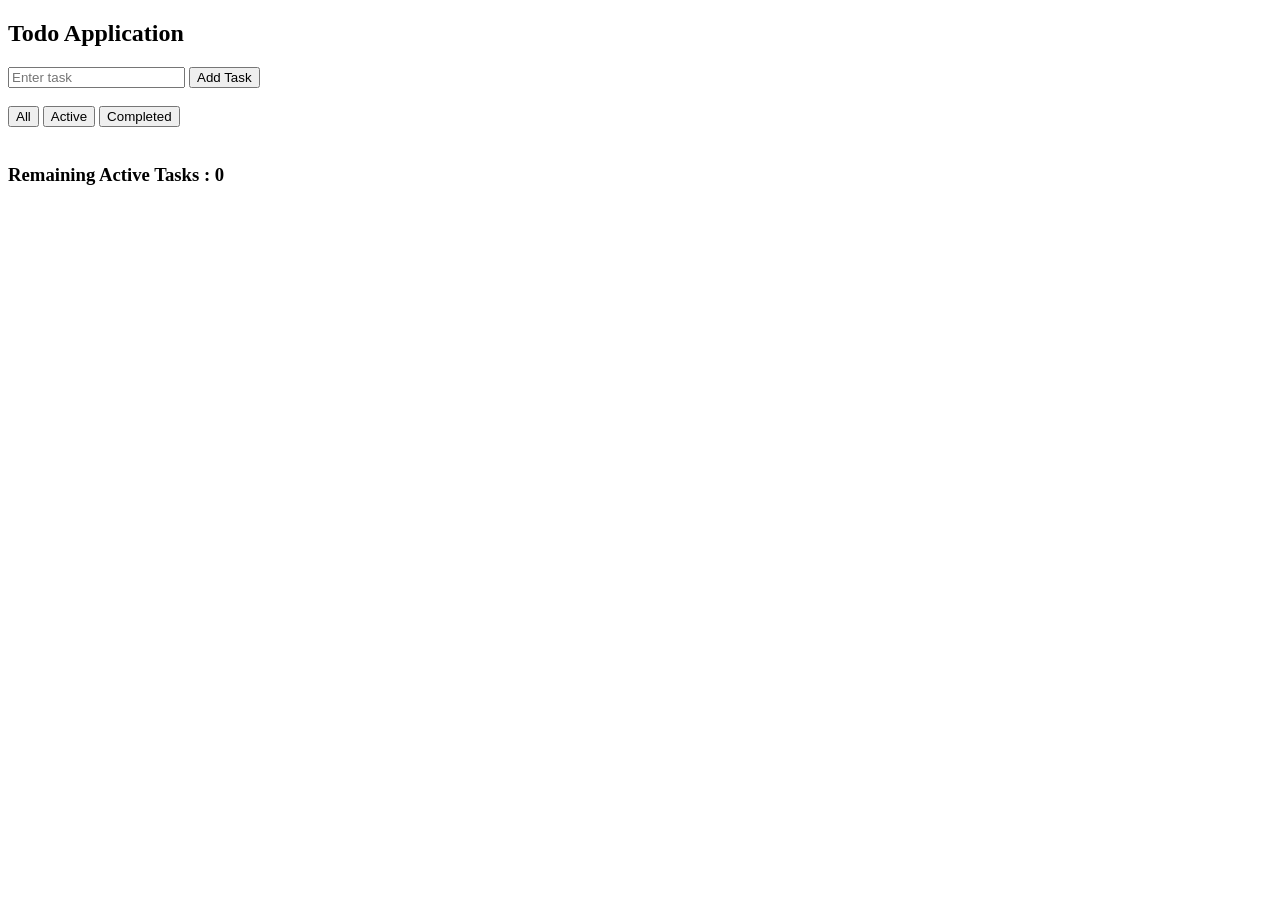
<file: DAY1/Q1_TODO/index.html>
<!DOCTYPE html>
<html lang="en">
<head>
    <meta charset="UTF-8">
    <meta name="viewport" content="width=device-width, initial-scale=1.0">
    <title>Todo App</title>
</head>

<body>

    <h2>Todo Application</h2>

    <input type="text" id="taskInput" placeholder="Enter task">

    <button onclick="addTask()">Add Task</button>

    <br><br>

    <button onclick="showTasks('all')">All</button>

    <button onclick="showTasks('active')">Active</button>

    <button onclick="showTasks('completed')">Completed</button>

    <br><br>

    <ul id="taskList"></ul>

    <h3>
        Remaining Active Tasks :
        <span id="taskCount">0</span>
    </h3>

    <script src="./script.js"></script>

</body>
</html>
</file>
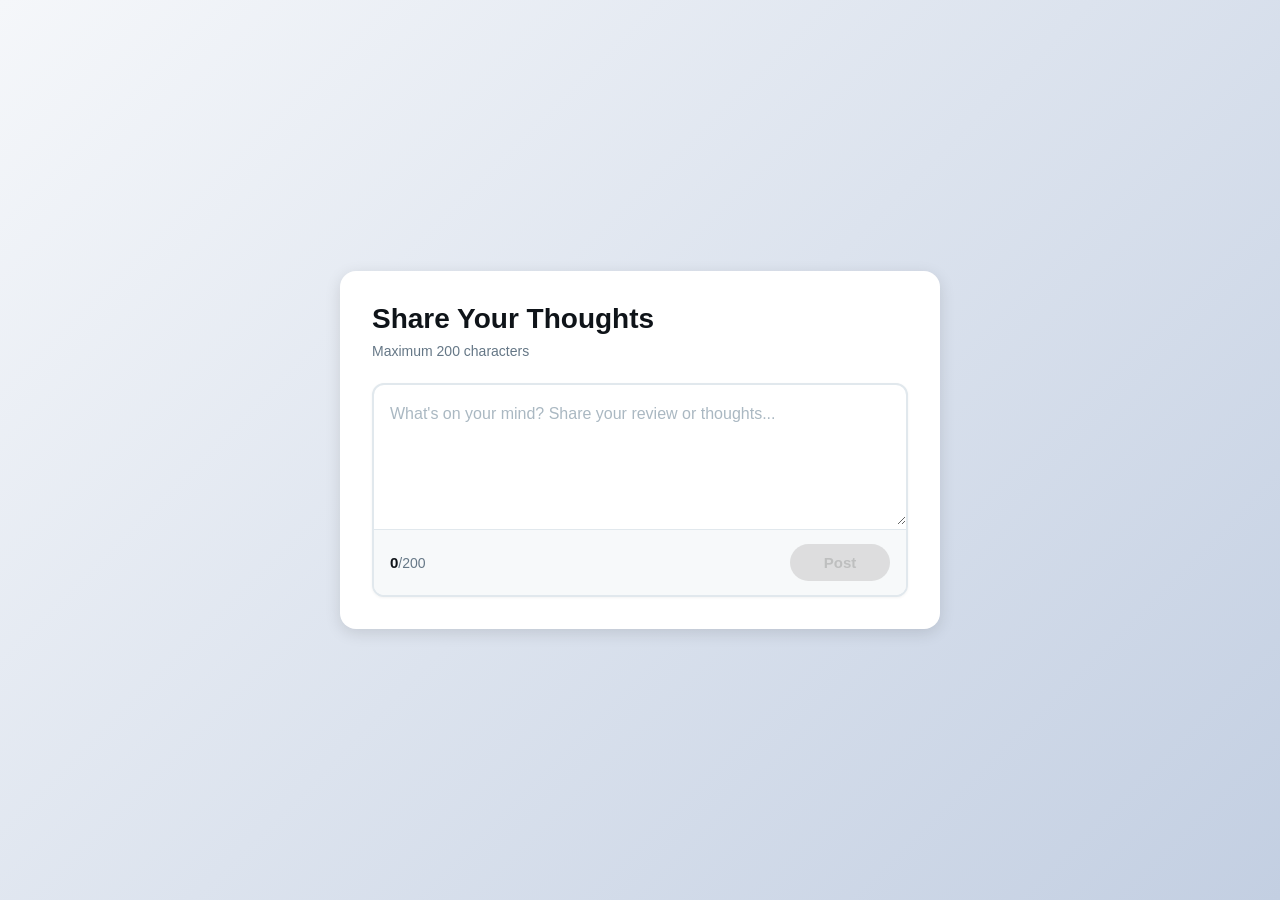
<file: DAY1/Q2/index.html>
<!DOCTYPE html>
<html lang="en">
<head>
    <meta charset="UTF-8">
    <meta name="viewport" content="width=device-width, initial-scale=1.0">
    <title>Twitter-like Input Component</title>
    <link rel="stylesheet" href="./style.css">
</head>
<body>
    <div class="container">
        <div class="card">
            <h1>Share Your Thoughts</h1>
            <p class="subtitle">Maximum 200 characters</p>
            
            <div class="input-wrapper">
                <textarea 
                    id="contentInput" 
                    class="textarea"
                    placeholder="What's on your mind? Share your review or thoughts..."
                    maxlength="200"
                ></textarea>
                
                <div class="footer">
                    <div class="char-counter">
                        <span id="charCount">0</span><span class="total-chars">/200</span>
                    </div>
                    <button id="submitBtn" class="submit-btn">Post</button>
                </div>
            </div>

            <div id="warningMsg" class="warning-message" style="display: none;">
                You've reached the character limit!
            </div>
        </div>

        <div id="successMsg" class="success-message" style="display: none;">
            <p>✓ Your post has been submitted successfully!</p>
        </div>
    </div>

    <script src="./script.js"></script>
</body>
</html>
</file>
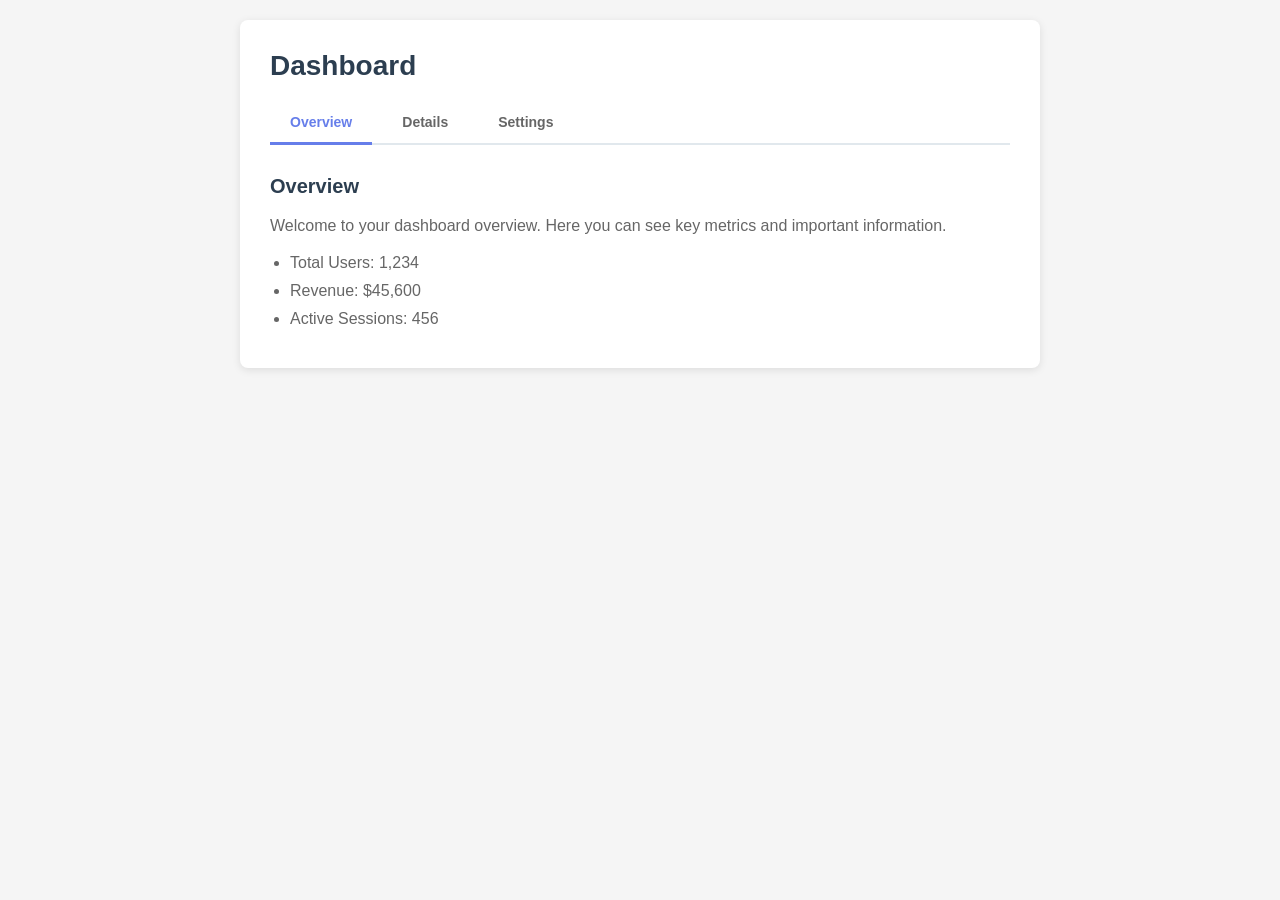
<file: DAY2/Q1/index.html>
<!DOCTYPE html>
<html lang="en">
<head>
    <meta charset="UTF-8">
    <meta name="viewport" content="width=device-width, initial-scale=1.0">
    <title>Dashboard Tabs</title>
    <link rel="stylesheet" href="./style.css">
</head>
<body>
    <div class="container">
        <h1>Dashboard</h1>
        
        <div class="tabs">
            <button class="tab-btn active" data-tab="overview">Overview</button>
            <button class="tab-btn" data-tab="details">Details</button>
            <button class="tab-btn" data-tab="settings">Settings</button>
        </div>

        <div class="tab-content active" id="overview">
            <h2>Overview</h2>
            <p>Welcome to your dashboard overview. Here you can see key metrics and important information.</p>
            <ul>
                <li>Total Users: 1,234</li>
                <li>Revenue: $45,600</li>
                <li>Active Sessions: 456</li>
            </ul>
        </div>

        <div class="tab-content" id="details">
            <h2>Details</h2>
            <p>Detailed information about your account and recent activities.</p>
            <ul>
                <li>Account: Adnan Hossain</li>
                <li>Email: Adnan@gmail.com</li>
                <li>Created: January 15, 2024</li>
            </ul>
        </div>

        <div class="tab-content" id="settings">
            <h2>Settings</h2>
            <p>Manage your preferences and security settings.</p>
            <label>
                <input type="checkbox" checked> Email Notifications
            </label>
            <br>
            <label>
                <input type="checkbox" checked> Push Notifications
            </label>
            <br>
            <label>
                <input type="checkbox"> SMS Alerts
            </label>
        </div>
    </div>

    <script src="./script.js"></script>
</body>
</html>
</file>
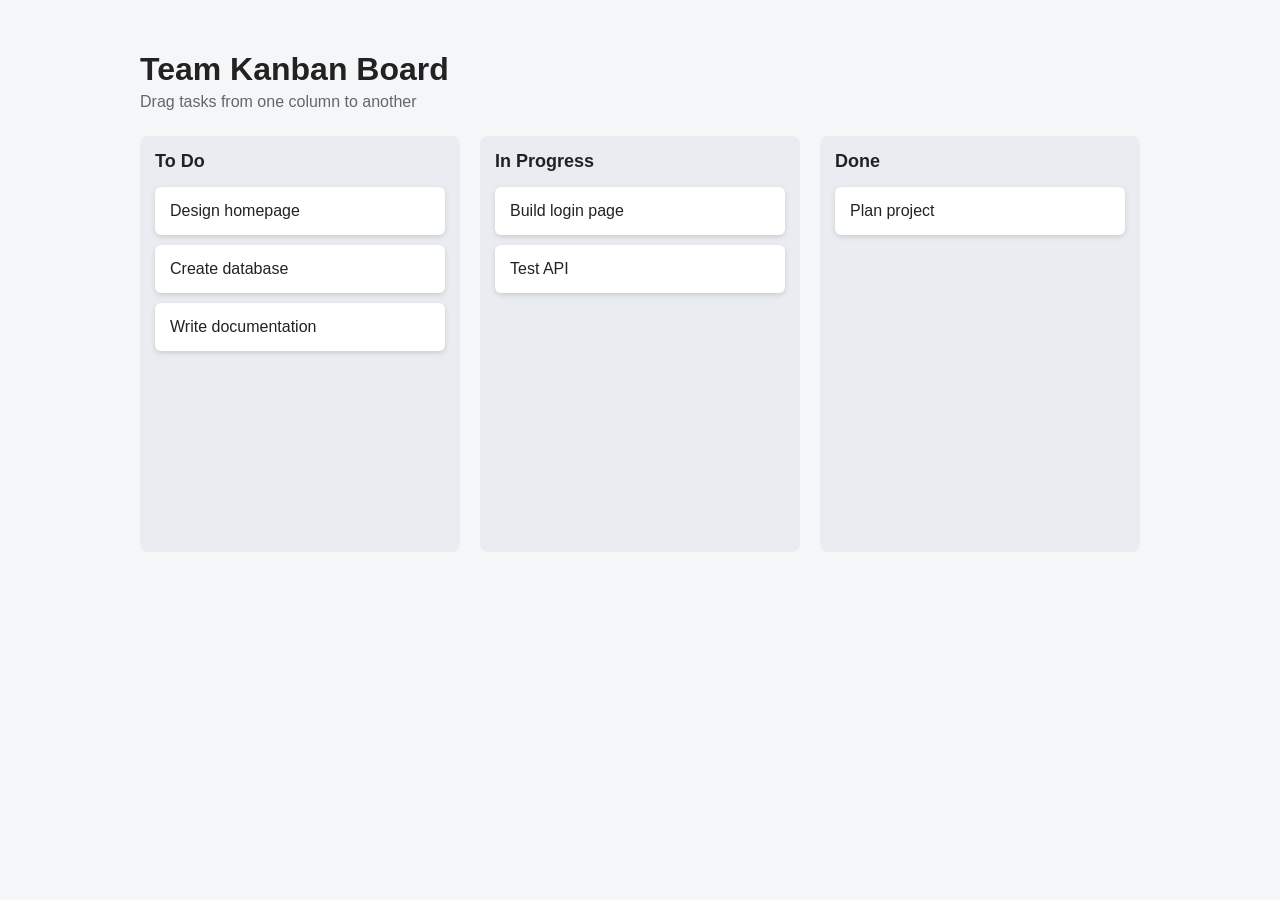
<file: DAY2/Q3/index.html>
<!DOCTYPE html>
<html lang="en">
<head>
  <meta charset="UTF-8">
  <meta name="viewport" content="width=device-width, initial-scale=1.0">
  <title>Kanban Board</title>
  <link rel="stylesheet" href="style.css">
</head>
<body>
  <main>
    <h1>Team Kanban Board</h1>
    <p>Drag tasks from one column to another</p>

    <div class="board">
      <section class="column">
        <h2>To Do</h2>
        <div class="task-list">
          <div class="card" draggable="true">Design homepage</div>
          <div class="card" draggable="true">Create database</div>
          <div class="card" draggable="true">Write documentation</div>
        </div>
      </section>

      <section class="column">
        <h2>In Progress</h2>
        <div class="task-list">
          <div class="card" draggable="true">Build login page</div>
          <div class="card" draggable="true">Test API</div>
        </div>
      </section>

      <section class="column">
        <h2>Done</h2>
        <div class="task-list">
          <div class="card" draggable="true">Plan project</div>
        </div>
      </section>
    </div>
  </main>

  <script src="script.js"></script>
</body>
</html>
</file>
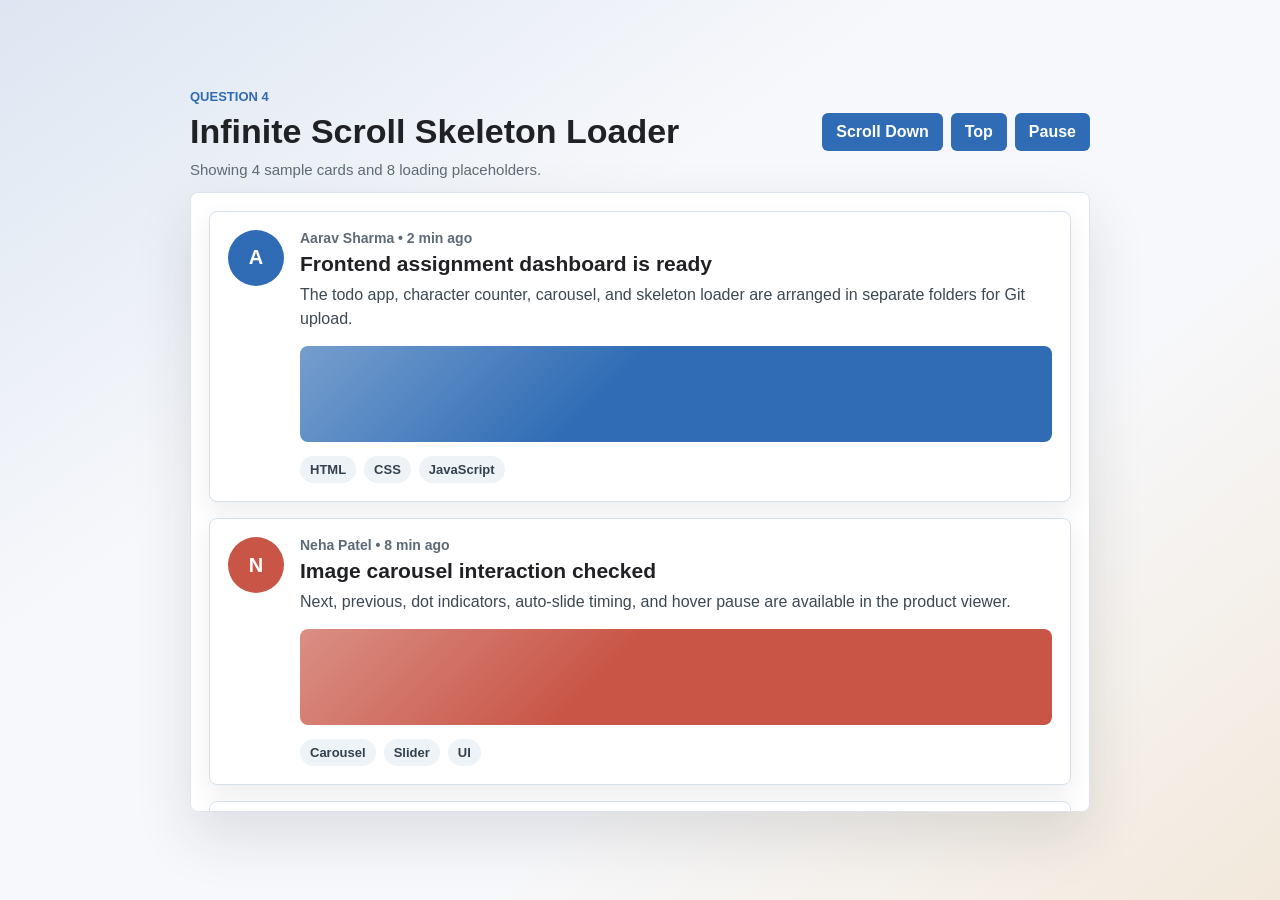
<file: DAY3/Q2_Infinite_Scroll_Skeleton/index.html>
<!DOCTYPE html>
<html lang="en">
<head>
  <meta charset="UTF-8">
  <meta name="viewport" content="width=device-width, initial-scale=1.0">
  <title>Q4 Infinite Scroll Skeleton</title>
  <link rel="stylesheet" href="styles.css">
</head>
<body>
  <main class="page">
    <section class="feed" aria-labelledby="feed-title">
      <header class="feed-header">
        <div>
          <p class="eyebrow">Question 4</p>
          <h1 id="feed-title">Infinite Scroll Skeleton Loader</h1>
        </div>
        <div class="controls" aria-label="Scroll controls">
          <button id="scrollDown" type="button">Scroll Down</button>
          <button id="scrollTop" type="button">Top</button>
          <button id="pauseAnimation" type="button" aria-pressed="false">Pause</button>
        </div>
      </header>

      <p class="status" id="status" aria-live="polite">Showing sample feed cards with loading placeholders below.</p>

      <div class="scroll-frame" id="scrollFrame" aria-label="Loading feed preview" tabindex="0">
        <div class="scroll-track" id="scrollTrack">
          <article class="sample-card">
            <div class="sample-avatar">A</div>
            <div class="sample-content">
              <div class="sample-meta">Aarav Sharma • 2 min ago</div>
              <h2>Frontend assignment dashboard is ready</h2>
              <p>The todo app, character counter, carousel, and skeleton loader are arranged in separate folders for Git upload.</p>
              <div class="sample-banner banner-blue"></div>
              <div class="tags">
                <span>HTML</span>
                <span>CSS</span>
                <span>JavaScript</span>
              </div>
            </div>
          </article>

          <article class="sample-card">
            <div class="sample-avatar coral">N</div>
            <div class="sample-content">
              <div class="sample-meta">Neha Patel • 8 min ago</div>
              <h2>Image carousel interaction checked</h2>
              <p>Next, previous, dot indicators, auto-slide timing, and hover pause are available in the product viewer.</p>
              <div class="sample-banner banner-coral"></div>
              <div class="tags">
                <span>Carousel</span>
                <span>Slider</span>
                <span>UI</span>
              </div>
            </div>
          </article>

          <article class="sample-card">
            <div class="sample-avatar gold">R</div>
            <div class="sample-content">
              <div class="sample-meta">Riya Mehta • 14 min ago</div>
              <h2>Character counter warning state</h2>
              <p>The input turns from normal to warning and danger colors as the 200 character limit gets closer.</p>
              <div class="sample-banner banner-gold"></div>
              <div class="tags">
                <span>Textarea</span>
                <span>Counter</span>
                <span>Limit</span>
              </div>
            </div>
          </article>

          <article class="sample-card">
            <div class="sample-avatar green">K</div>
            <div class="sample-content">
              <div class="sample-meta">Kabir Singh • 19 min ago</div>
              <h2>Todo list update finished</h2>
              <p>Tasks can be created, edited inline, completed, restored, and deleted from the daily task list.</p>
              <div class="sample-banner banner-green"></div>
              <div class="tags">
                <span>Todo</span>
                <span>Inline Edit</span>
                <span>CRUD</span>
              </div>
            </div>
          </article>

          <article class="skeleton-card">
            <div class="avatar skeleton"></div>
            <div class="content">
              <div class="line title skeleton"></div>
              <div class="line short skeleton"></div>
              <div class="media skeleton"></div>
              <div class="line skeleton"></div>
              <div class="line medium skeleton"></div>
            </div>
          </article>

          <article class="skeleton-card">
            <div class="avatar skeleton"></div>
            <div class="content">
              <div class="line title skeleton"></div>
              <div class="line short skeleton"></div>
              <div class="media compact skeleton"></div>
              <div class="line skeleton"></div>
              <div class="line medium skeleton"></div>
            </div>
          </article>

          <article class="skeleton-card">
            <div class="avatar skeleton"></div>
            <div class="content">
              <div class="line title skeleton"></div>
              <div class="line short skeleton"></div>
              <div class="media skeleton"></div>
              <div class="line skeleton"></div>
              <div class="line medium skeleton"></div>
            </div>
          </article>

          <article class="skeleton-card">
            <div class="avatar skeleton"></div>
            <div class="content">
              <div class="line title skeleton"></div>
              <div class="line short skeleton"></div>
              <div class="media compact skeleton"></div>
              <div class="line skeleton"></div>
              <div class="line medium skeleton"></div>
            </div>
          </article>

          <article class="skeleton-card duplicate">
            <div class="avatar skeleton"></div>
            <div class="content">
              <div class="line title skeleton"></div>
              <div class="line short skeleton"></div>
              <div class="media skeleton"></div>
              <div class="line skeleton"></div>
              <div class="line medium skeleton"></div>
            </div>
          </article>

          <article class="skeleton-card duplicate">
            <div class="avatar skeleton"></div>
            <div class="content">
              <div class="line title skeleton"></div>
              <div class="line short skeleton"></div>
              <div class="media compact skeleton"></div>
              <div class="line skeleton"></div>
              <div class="line medium skeleton"></div>
            </div>
          </article>

          <article class="skeleton-card duplicate">
            <div class="avatar skeleton"></div>
            <div class="content">
              <div class="line title skeleton"></div>
              <div class="line short skeleton"></div>
              <div class="media skeleton"></div>
              <div class="line skeleton"></div>
              <div class="line medium skeleton"></div>
            </div>
          </article>

          <article class="skeleton-card duplicate">
            <div class="avatar skeleton"></div>
            <div class="content">
              <div class="line title skeleton"></div>
              <div class="line short skeleton"></div>
              <div class="media compact skeleton"></div>
              <div class="line skeleton"></div>
              <div class="line medium skeleton"></div>
            </div>
          </article>

          <div class="bottom-loader" aria-hidden="true">
            <span class="dot-loader"></span>
            <span class="dot-loader"></span>
            <span class="dot-loader"></span>
          </div>
        </div>
      </div>
    </section>
  </main>

  <template id="cardTemplate">
    <article class="skeleton-card">
      <div class="avatar skeleton"></div>
      <div class="content">
        <div class="line title skeleton"></div>
        <div class="line short skeleton"></div>
        <div class="media skeleton"></div>
        <div class="line skeleton"></div>
        <div class="line medium skeleton"></div>
      </div>
    </article>
  </template>

  <template id="sampleTemplate">
    <article class="sample-card">
      <div class="sample-avatar">S</div>
      <div class="sample-content">
        <div class="sample-meta"></div>
        <h2></h2>
        <p></p>
        <div class="sample-banner"></div>
        <div class="tags">
          <span>Sample</span>
          <span>Scroll</span>
          <span>Loaded</span>
        </div>
      </div>
    </article>
  </template>

  <script src="script.js"></script>
</body>
</html>
</file>
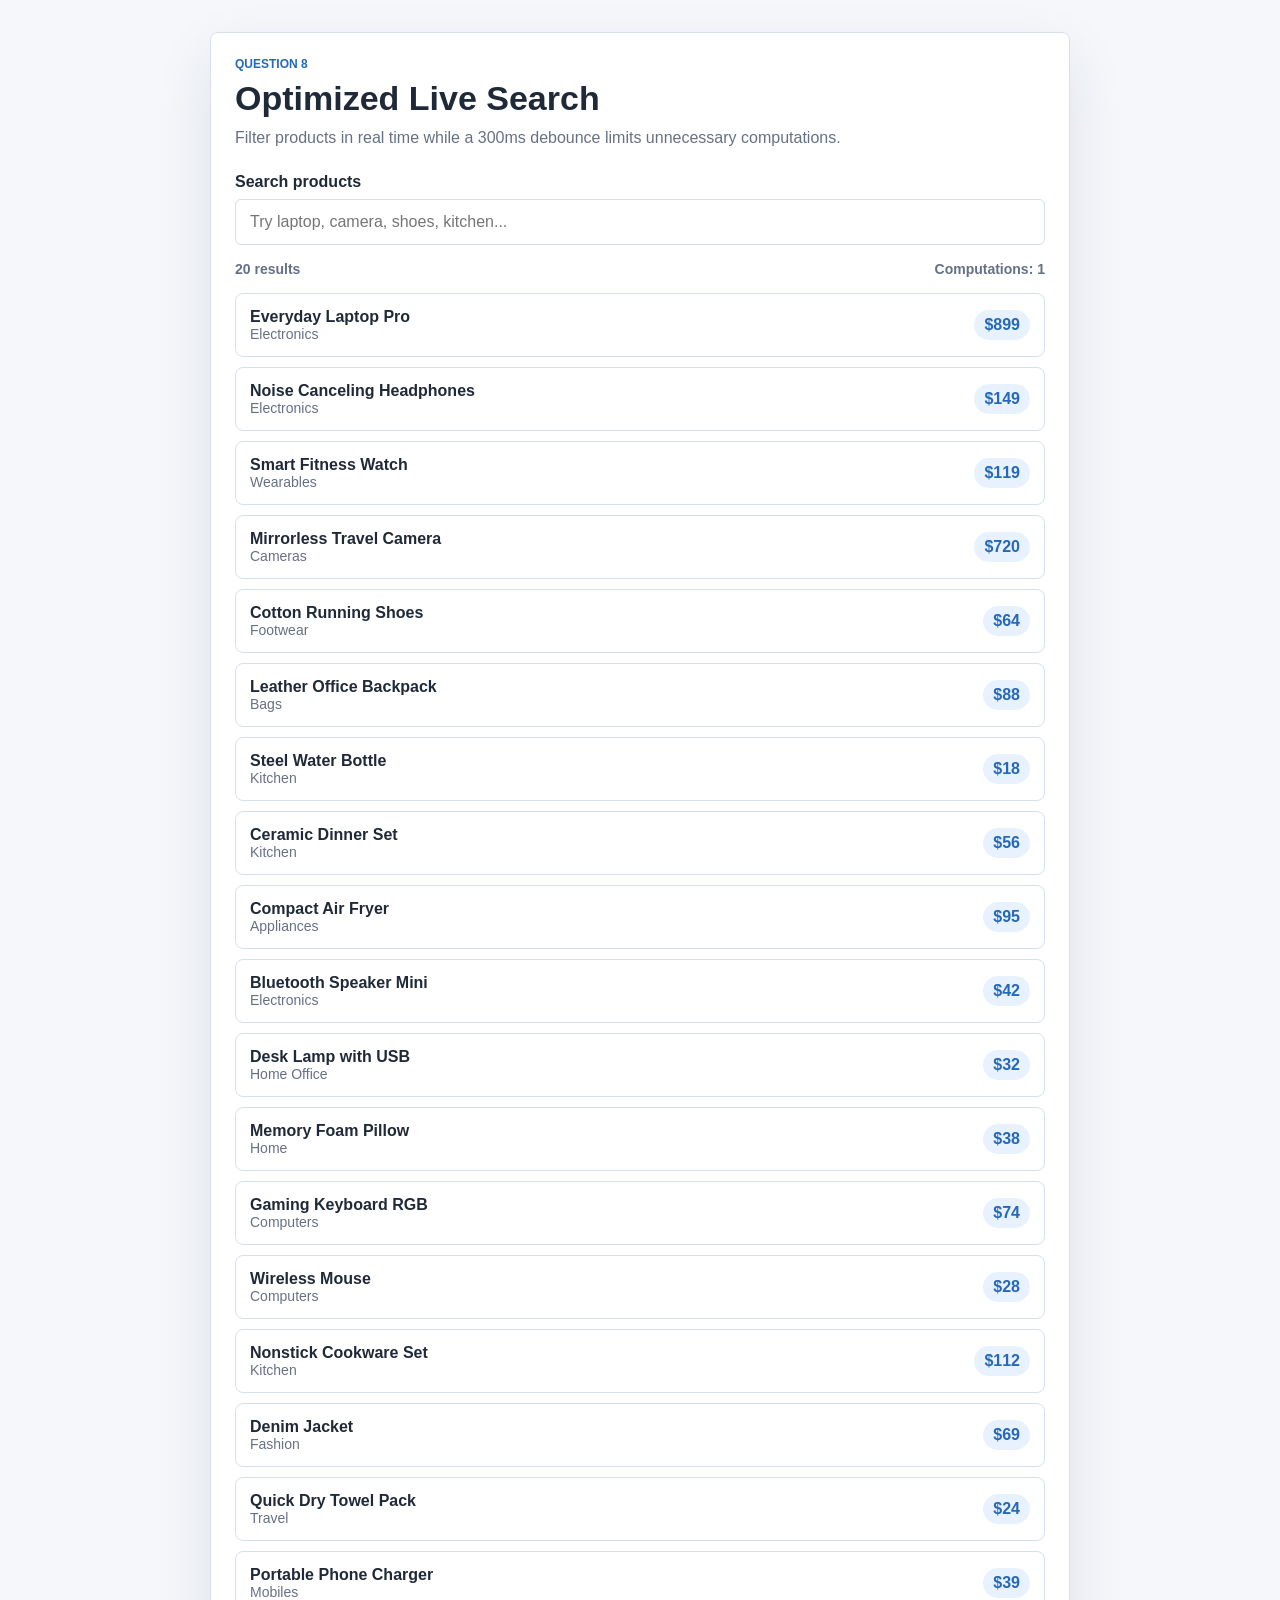
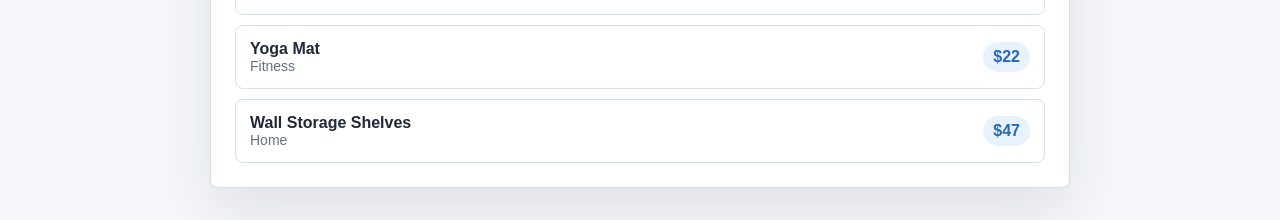
<file: DAY3/Q3_Debounced_Search/index.html>
<!DOCTYPE html>
<html lang="en">
<head>
  <meta charset="UTF-8">
  <meta name="viewport" content="width=device-width, initial-scale=1.0">
  <title>Q8 Debounced Search</title>
  <link rel="stylesheet" href="styles.css">
</head>
<body>
  <main class="page">
    <section class="search-panel" aria-labelledby="search-title">
      <p class="eyebrow">Question 8</p>
      <h1 id="search-title">Optimized Live Search</h1>
      <p class="intro">Filter products in real time while a 300ms debounce limits unnecessary computations.</p>

      <div class="search-box">
        <label for="searchInput">Search products</label>
        <input id="searchInput" type="search" placeholder="Try laptop, camera, shoes, kitchen..." autocomplete="off">
      </div>

      <div class="search-stats">
        <span id="resultCount" aria-live="polite">0 results</span>
        <span id="computeCount">Computations: 0</span>
      </div>

      <ul class="results" id="results" aria-label="Filtered product results"></ul>
    </section>
  </main>

  <script src="script.js"></script>
</body>
</html>
</file>
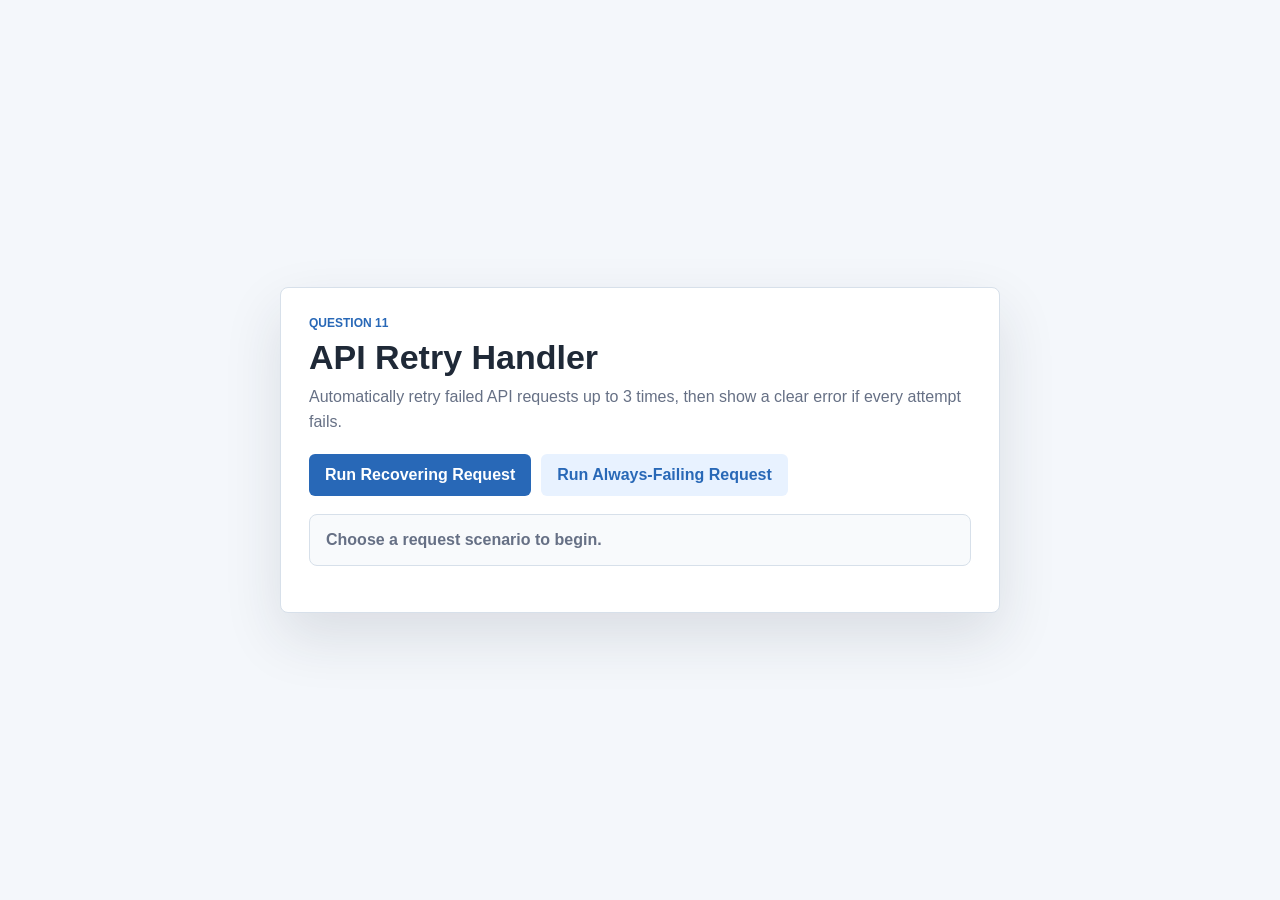
<file: DAY4/Q1_API_Retry_Handler/index.html>
<!DOCTYPE html>
<html lang="en">
<head>
  <meta charset="UTF-8">
  <meta name="viewport" content="width=device-width, initial-scale=1.0">
  <title>Q11 API Retry Handler</title>
  <link rel="stylesheet" href="styles.css">
</head>
<body>
  <main class="page">
    <section class="retry-card" aria-labelledby="retry-title">
      <p class="eyebrow">Question 11</p>
      <h1 id="retry-title">API Retry Handler</h1>
      <p class="intro">Automatically retry failed API requests up to 3 times, then show a clear error if every attempt fails.</p>

      <div class="controls">
        <button id="startSuccess" type="button">Run Recovering Request</button>
        <button id="startFailure" class="secondary" type="button">Run Always-Failing Request</button>
      </div>

      <div class="status-box" id="statusBox" aria-live="polite">Choose a request scenario to begin.</div>

      <ol class="attempt-list" id="attemptList" aria-label="Request attempts"></ol>
    </section>
  </main>

  <script src="script.js"></script>
</body>
</html>
</file>
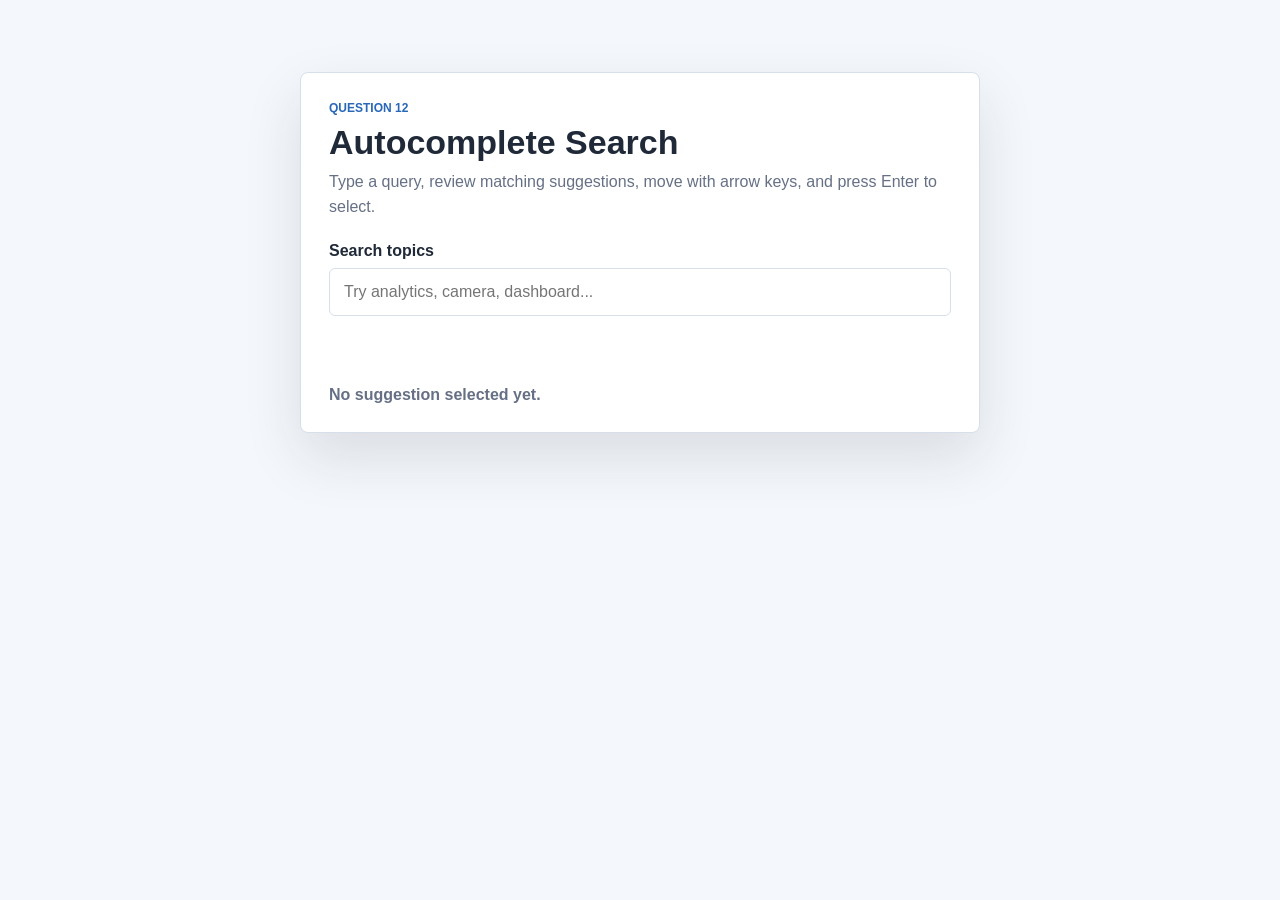
<file: DAY4/Q2_Autocomplete_Search/index.html>
<!DOCTYPE html>
<html lang="en">
<head>
  <meta charset="UTF-8">
  <meta name="viewport" content="width=device-width, initial-scale=1.0">
  <title>Q12 Autocomplete Search</title>
  <link rel="stylesheet" href="styles.css">
</head>
<body>
  <main class="page">
    <section class="search-card" aria-labelledby="search-title">
      <p class="eyebrow">Question 12</p>
      <h1 id="search-title">Autocomplete Search</h1>
      <p class="intro">Type a query, review matching suggestions, move with arrow keys, and press Enter to select.</p>

      <div class="combobox">
        <label for="searchInput">Search topics</label>
        <input id="searchInput" type="text" autocomplete="off" role="combobox" aria-expanded="false" aria-controls="suggestionList" aria-activedescendant="" placeholder="Try analytics, camera, dashboard...">
        <ul class="suggestions" id="suggestionList" role="listbox" aria-label="Search suggestions" hidden></ul>
      </div>

      <p class="selection" id="selection" aria-live="polite">No suggestion selected yet.</p>
    </section>
  </main>

  <script src="script.js"></script>
</body>
</html>
</file>
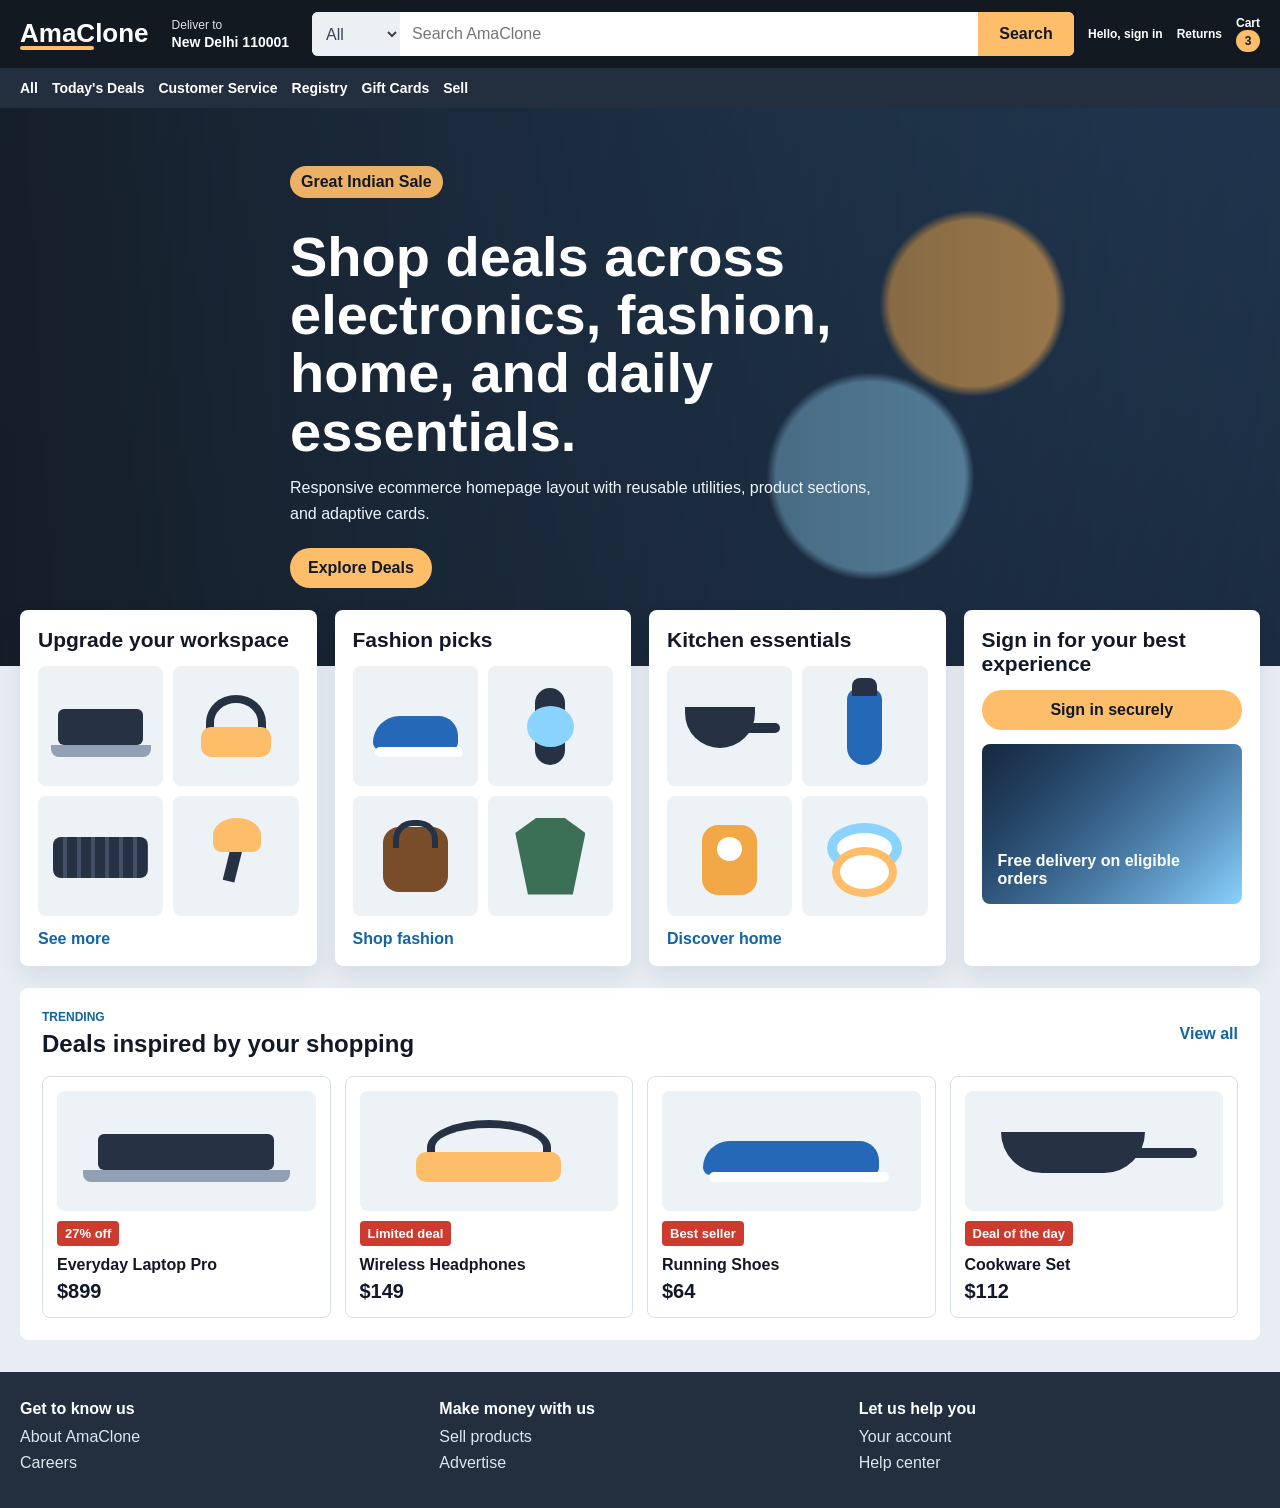
<file: DAY5/Q1_Amazon_Homepage_Clone/index.html>
<!DOCTYPE html>
<html lang="en">
<head>
  <meta charset="UTF-8">
  <meta name="viewport" content="width=device-width, initial-scale=1.0">
  <title>Q9 Amazon Homepage Clone</title>
  <link rel="stylesheet" href="styles.css">
</head>
<body>
  <header class="site-header">
    <nav class="top-nav container flex align-center gap-md" aria-label="Primary navigation">
      <a class="brand" href="#" aria-label="AmaClone home">AmaClone</a>

      <button class="location-button hide-sm" type="button">
        <span>Deliver to</span>
        <strong>New Delhi 110001</strong>
      </button>

      <form class="search-bar" role="search">
        <select aria-label="Search category">
          <option>All</option>
          <option>Electronics</option>
          <option>Fashion</option>
          <option>Home</option>
        </select>
        <input type="search" placeholder="Search AmaClone" aria-label="Search AmaClone">
        <button type="submit">Search</button>
      </form>

      <div class="account-links hide-md">
        <a href="#">Hello, sign in</a>
        <a href="#">Returns</a>
        <a class="cart-link" href="#">Cart <span>3</span></a>
      </div>

      <button class="menu-toggle" id="menuToggle" type="button" aria-expanded="false" aria-controls="quickNav">Menu</button>
    </nav>

    <div class="quick-nav" id="quickNav">
      <div class="container flex gap-md wrap">
        <a href="#">All</a>
        <a href="#">Today's Deals</a>
        <a href="#">Customer Service</a>
        <a href="#">Registry</a>
        <a href="#">Gift Cards</a>
        <a href="#">Sell</a>
      </div>
    </div>
  </header>

  <main>
    <section class="hero">
      <div class="container hero-content">
        <p class="pill">Great Indian Sale</p>
        <h1>Shop deals across electronics, fashion, home, and daily essentials.</h1>
        <p>Responsive ecommerce homepage layout with reusable utilities, product sections, and adaptive cards.</p>
        <a class="btn btn-primary" href="#deals">Explore Deals</a>
      </div>
    </section>

    <section class="container section-grid">
      <article class="card category-card">
        <h2>Upgrade your workspace</h2>
        <div class="product-mosaic">
          <div class="product-art laptop" aria-label="Laptop and desk accessories"></div>
          <div class="product-art headphones" aria-label="Headphones"></div>
          <div class="product-art keyboard" aria-label="Keyboard"></div>
          <div class="product-art lamp" aria-label="Desk lamp"></div>
        </div>
        <a href="#">See more</a>
      </article>

      <article class="card category-card">
        <h2>Fashion picks</h2>
        <div class="product-mosaic">
          <div class="product-art shoes" aria-label="Running shoes"></div>
          <div class="product-art watch" aria-label="Smart watch"></div>
          <div class="product-art bag" aria-label="Travel backpack"></div>
          <div class="product-art jacket" aria-label="Casual jacket"></div>
        </div>
        <a href="#">Shop fashion</a>
      </article>

      <article class="card category-card">
        <h2>Kitchen essentials</h2>
        <div class="product-mosaic">
          <div class="product-art pan" aria-label="Cookware"></div>
          <div class="product-art bottle" aria-label="Water bottle"></div>
          <div class="product-art mixer" aria-label="Mixer appliance"></div>
          <div class="product-art plates" aria-label="Dinner plates"></div>
        </div>
        <a href="#">Discover home</a>
      </article>

      <article class="card sign-in-card">
        <h2>Sign in for your best experience</h2>
        <button class="btn btn-primary" type="button">Sign in securely</button>
        <div class="mini-banner">
          <span>Free delivery on eligible orders</span>
        </div>
      </article>
    </section>

    <section class="container deals-section" id="deals" aria-labelledby="deals-title">
      <div class="section-title flex align-center justify-between gap-md">
        <div>
          <p class="eyebrow">Trending</p>
          <h2 id="deals-title">Deals inspired by your shopping</h2>
        </div>
        <a href="#">View all</a>
      </div>

      <div class="deal-row">
        <article class="deal-card">
          <div class="deal-image laptop"></div>
          <p class="deal-badge">27% off</p>
          <h3>Everyday Laptop Pro</h3>
          <p class="price">$899</p>
        </article>
        <article class="deal-card">
          <div class="deal-image headphones"></div>
          <p class="deal-badge">Limited deal</p>
          <h3>Wireless Headphones</h3>
          <p class="price">$149</p>
        </article>
        <article class="deal-card">
          <div class="deal-image shoes"></div>
          <p class="deal-badge">Best seller</p>
          <h3>Running Shoes</h3>
          <p class="price">$64</p>
        </article>
        <article class="deal-card">
          <div class="deal-image pan"></div>
          <p class="deal-badge">Deal of the day</p>
          <h3>Cookware Set</h3>
          <p class="price">$112</p>
        </article>
      </div>
    </section>
  </main>

  <footer class="footer">
    <div class="container grid footer-grid">
      <div>
        <h2>Get to know us</h2>
        <a href="#">About AmaClone</a>
        <a href="#">Careers</a>
      </div>
      <div>
        <h2>Make money with us</h2>
        <a href="#">Sell products</a>
        <a href="#">Advertise</a>
      </div>
      <div>
        <h2>Let us help you</h2>
        <a href="#">Your account</a>
        <a href="#">Help center</a>
      </div>
    </div>
  </footer>

  <script src="script.js"></script>
</body>
</html>
</file>
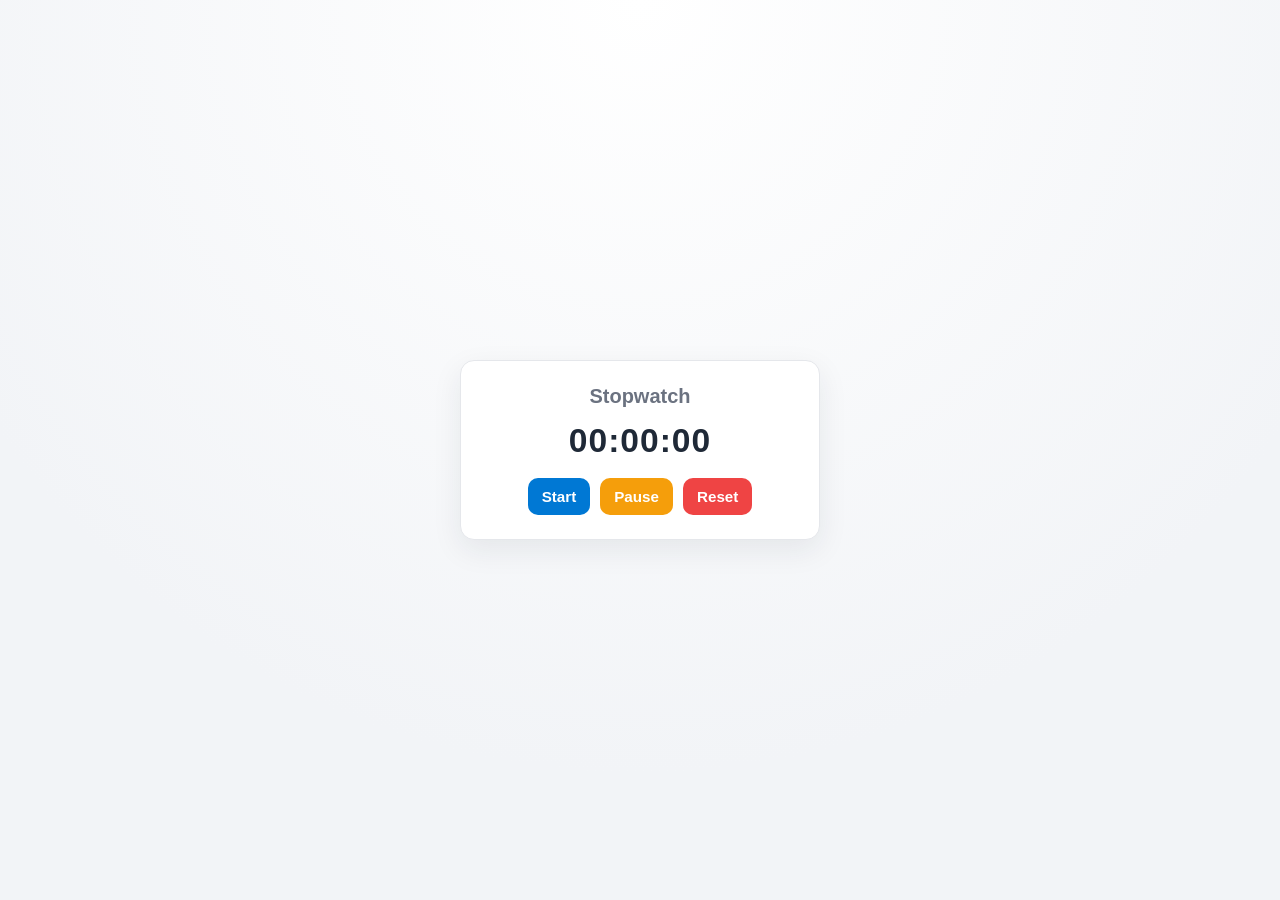
<file: DAY5/Q2_stopwatch/index.html>
<!DOCTYPE html>
<html lang="en">
  <head>
    <meta charset="UTF-8" />
    <meta name="viewport" content="width=device-width, initial-scale=1.0" />
    <title>Stopwatch</title>
    <link rel="stylesheet" href="styles.css" />
  </head>
  <body>
    <main class="stopwatch-card">
      <h1>Stopwatch</h1>
      <p id="time" class="time" aria-live="polite">00:00:00</p>

      <div class="controls">
        <button id="startBtn">Start</button>
        <button id="pauseBtn">Pause</button>
        <button id="resetBtn">Reset</button>
      </div>
    </main>

    <script src="./script.js"></script>
  </body>
</html>
</file>
<file: DAY1/Q2/style.css>
/* Q2: Twitter-Like Textarea - Minimal CSS */

* { margin: 0; padding: 0; box-sizing: border-box; }

body {
  font-family: -apple-system, BlinkMacSystemFont, 'Segoe UI', Roboto, Arial, sans-serif;
  background: linear-gradient(135deg, #f5f7fa 0%, #c3cfe2 100%);
  display: flex;
  justify-content: center;
  align-items: center;
  min-height: 100vh;
  padding: 20px;
  color: #0f1419;
}

.container { width: 100%; max-width: 600px; }

.card {
  background: white;
  border-radius: 16px;
  box-shadow: 0 4px 16px rgba(0, 0, 0, 0.12);
  padding: 32px;
  transition: box-shadow 0.3s ease;
}

.card:hover { box-shadow: 0 8px 24px rgba(0, 0, 0, 0.15); }

.card h1 { font-size: 28px; font-weight: 700; margin-bottom: 8px; }

.card .subtitle { font-size: 14px; color: #657786; margin-bottom: 24px; }

.input-wrapper {
  border: 2px solid #e1e8ed;
  border-radius: 12px;
  background: white;
  overflow: hidden;
  transition: all 0.3s ease;
  box-shadow: 0 1px 3px rgba(0, 0, 0, 0.05);
}

.input-wrapper:focus-within { border-color: #1da1f2; box-shadow: 0 0 0 3px rgba(29, 161, 242, 0.1); }

.input-wrapper.warning { border-color: #ffa500; box-shadow: 0 0 0 3px rgba(255, 165, 0, 0.1); }

.input-wrapper.limit-reached {
  border-color: #e74c3c;
  box-shadow: 0 0 0 3px rgba(231, 76, 60, 0.15);
  background: rgba(231, 76, 60, 0.02);
}

.textarea {
  width: 100%;
  min-height: 140px;
  max-height: 320px;
  padding: 16px;
  border: none;
  background: transparent;
  font-family: inherit;
  font-size: 16px;
  line-height: 1.6;
  color: #0f1419;
  outline: none;
  resize: vertical;
  overflow-y: auto;
}

.textarea::placeholder { color: #aab8c2; }

.textarea::-webkit-scrollbar { width: 6px; }
.textarea::-webkit-scrollbar-thumb { background: #ccc; border-radius: 3px; }
.textarea::-webkit-scrollbar-thumb:hover { background: #999; }

.footer {
  display: flex;
  justify-content: space-between;
  align-items: center;
  padding: 14px 16px;
  border-top: 1px solid #e1e8ed;
  background: #f7f9fa;
  gap: 16px;
}

.char-counter { font-size: 14px; color: #657786; font-weight: 500; transition: all 0.3s ease; }

#charCount { font-weight: 700; color: #0f1419; font-size: 15px; }

.char-counter.warning #charCount,
.char-counter.warning .total-chars { color: #ffa500; }

.char-counter.warning #charCount { font-size: 16px; font-weight: 800; }

.char-counter.danger #charCount,
.char-counter.danger .total-chars { color: #e74c3c; }

.char-counter.danger #charCount { font-size: 18px; font-weight: 900; }

.submit-btn {
  background: #1da1f2;
  color: white;
  border: none;
  padding: 10px 28px;
  border-radius: 24px;
  font-size: 15px;
  font-weight: 700;
  cursor: pointer;
  transition: all 0.3s ease;
  min-width: 100px;
  box-shadow: 0 2px 6px rgba(29, 161, 242, 0.2);
}

.submit-btn:hover:not(:disabled) { background: #1a91da; box-shadow: 0 4px 12px rgba(29, 161, 242, 0.4); transform: translateY(-2px); }

.submit-btn:active:not(:disabled) { transform: translateY(0); }

.submit-btn:disabled { background: #ccc; color: #999; cursor: not-allowed; opacity: 0.6; box-shadow: none; }

.warning-message {
  display: none;
  margin-top: 12px;
  padding: 12px 16px;
  background: #fef3cd;
  border: 1px solid #ffeeba;
  border-radius: 6px;
  color: #856404;
  font-size: 14px;
  font-weight: 500;
  animation: slideIn 0.3s ease;
}

.success-message {
  display: none;
  margin-top: 16px;
  padding: 14px;
  background: #d4edda;
  border: 1px solid #c3e6cb;
  border-radius: 8px;
  color: #155724;
  font-size: 15px;
  font-weight: 600;
  text-align: center;
  animation: slideIn 0.3s ease;
}

@keyframes slideIn { from { opacity: 0; transform: translateY(-10px); } to { opacity: 1; transform: translateY(0); } }

@media (max-width: 768px) {
  .card { padding: 24px; }
  .card h1 { font-size: 24px; }
  .textarea { min-height: 120px; padding: 14px; font-size: 15px; }
  .submit-btn { padding: 10px 24px; font-size: 14px; }
}

@media (max-width: 600px) {
  body { padding: 12px; }
  .card { padding: 18px; border-radius: 12px; }
  .card h1 { font-size: 20px; margin-bottom: 6px; }
  .card .subtitle { font-size: 13px; margin-bottom: 18px; }
  .textarea { min-height: 110px; max-height: 250px; font-size: 14px; padding: 12px; }
  .footer { padding: 12px 14px; flex-wrap: wrap; gap: 8px; }
  .char-counter { font-size: 13px; width: 100%; }
  .submit-btn { width: 100%; padding: 12px; font-size: 14px; }
  .warning-message { margin-top: 10px; padding: 10px 12px; font-size: 13px; }
  .success-message { margin-top: 12px; padding: 12px; font-size: 14px; }
}

@media (max-width: 480px) {
  .card { padding: 14px; }
  .card h1 { font-size: 18px; }
  .card .subtitle { font-size: 12px; }
  .textarea { min-height: 100px; font-size: 13px; padding: 10px; }
  .submit-btn { padding: 10px; font-size: 13px; }
  #charCount { font-size: 13px; }
}
</file>
<file: DAY2/Q1/style.css>
* { margin: 0; padding: 0; box-sizing: border-box; }

body {
  font-family: -apple-system, BlinkMacSystemFont, 'Segoe UI', Roboto, sans-serif;
  background: #f5f5f5;
  padding: 20px;
  color: #333;
}

.container {
  max-width: 800px;
  margin: 0 auto;
  background: white;
  border-radius: 8px;
  box-shadow: 0 2px 8px rgba(0, 0, 0, 0.1);
  padding: 30px;
}

h1 { font-size: 28px; margin-bottom: 20px; color: #2c3e50; }

.tabs {
  display: flex;
  gap: 10px;
  border-bottom: 2px solid #e1e8ed;
  margin-bottom: 30px;
}

.tab-btn {
  padding: 12px 20px;
  border: none;
  background: transparent;
  color: #666;
  font-size: 14px;
  font-weight: 600;
  cursor: pointer;
  border-bottom: 3px solid transparent;
  transition: all 0.3s ease;
  margin-bottom: -2px;
}

.tab-btn:hover {
  color: #333;
}

.tab-btn.active {
  color: #667eea;
  border-bottom-color: #667eea;
}

.tab-content {
  display: none;
  animation: fadeIn 0.3s ease;
}

.tab-content.active {
  display: block;
}

@keyframes fadeIn {
  from { opacity: 0; }
  to { opacity: 1; }
}

.tab-content h2 {
  font-size: 20px;
  margin-bottom: 15px;
  color: #2c3e50;
}

.tab-content p {
  margin-bottom: 15px;
  color: #666;
  line-height: 1.6;
}

.tab-content ul {
  margin-left: 20px;
  list-style: disc;
}

.tab-content li {
  margin-bottom: 10px;
  color: #666;
}

label {
  display: block;
  margin-bottom: 12px;
  cursor: pointer;
  font-size: 14px;
  color: #333;
}

input[type="checkbox"] {
  margin-right: 8px;
  cursor: pointer;
}
</file>
<file: DAY2/Q3/style.css>
* { box-sizing: border-box; }

body {
  margin: 0;
  padding: 30px;
  font-family: Arial, sans-serif;
  background: #f4f6f8;
  color: #222;
}

main {
  max-width: 1000px;
  margin: auto;
}

h1 { margin-bottom: 5px; }
p { margin-top: 0; color: #666; }

.board {
  display: grid;
  grid-template-columns: repeat(3, 1fr);
  gap: 20px;
  margin-top: 25px;
}

.column {
  padding: 15px;
  background: #e9edf2;
  border-radius: 8px;
}

h2 {
  margin: 0 0 15px;
  font-size: 18px;
}

.task-list {
  min-height: 350px;
}

.card {
  margin-bottom: 10px;
  padding: 15px;
  background: white;
  border-radius: 6px;
  box-shadow: 0 2px 5px #ccc;
  cursor: grab;
}

.card.dragging {
  opacity: 0.4;
}

.task-list.over {
  outline: 2px dashed #667eea;
  outline-offset: 5px;
}

@media (max-width: 700px) {
  body { padding: 15px; }
  .board { grid-template-columns: 1fr; }
  .task-list { min-height: 120px; }
}
</file>
<file: DAY3/Q2_Infinite_Scroll_Skeleton/styles.css>
* {
  box-sizing: border-box;
}

body {
  margin: 0;
  min-height: 100vh;
  font-family: Arial, Helvetica, sans-serif;
  color: #202124;
  background:
    linear-gradient(145deg, rgba(47, 108, 181, 0.13), transparent 36%),
    linear-gradient(320deg, rgba(218, 152, 52, 0.16), transparent 34%),
    #f7f8fb;
}

.page {
  width: min(920px, calc(100% - 32px));
  min-height: 100vh;
  margin: 0 auto;
  display: grid;
  place-items: center;
  padding: 32px 0;
}

.feed {
  width: min(900px, 100%);
}

.feed-header {
  display: flex;
  align-items: end;
  justify-content: space-between;
  gap: 18px;
  margin-bottom: 18px;
}

.eyebrow {
  margin: 0 0 8px;
  color: #2f6cb5;
  font-size: 13px;
  font-weight: 700;
  text-transform: uppercase;
}

h1 {
  margin: 0;
  font-size: 34px;
}

.controls {
  display: flex;
  flex-wrap: wrap;
  justify-content: flex-end;
  gap: 8px;
}

button {
  min-height: 38px;
  border: 0;
  border-radius: 6px;
  padding: 0 14px;
  color: #ffffff;
  background: #2f6cb5;
  font: inherit;
  font-weight: 700;
  cursor: pointer;
  transition: background 0.16s ease, transform 0.16s ease;
}

button:hover {
  background: #255891;
  transform: translateY(-1px);
}

.status {
  margin: -8px 0 14px;
  color: #5e6a75;
  font-size: 15px;
}

.scroll-frame {
  height: min(620px, calc(100vh - 210px));
  min-height: 430px;
  overflow-y: auto;
  overscroll-behavior: contain;
  border: 1px solid #dce3ea;
  border-radius: 8px;
  background: #ffffff;
  box-shadow: 0 24px 58px rgba(32, 33, 36, 0.12);
  scroll-behavior: smooth;
}

.scroll-frame:focus {
  outline: 3px solid rgba(47, 108, 181, 0.22);
  outline-offset: 3px;
}

.scroll-frame::-webkit-scrollbar {
  width: 12px;
}

.scroll-frame::-webkit-scrollbar-track {
  background: #eef2f6;
}

.scroll-frame::-webkit-scrollbar-thumb {
  border: 3px solid #eef2f6;
  border-radius: 999px;
  background: #9cadbf;
}

.scroll-track {
  display: grid;
  gap: 16px;
  padding: 18px;
}

.sample-card {
  display: grid;
  grid-template-columns: 56px 1fr;
  gap: 16px;
  border: 1px solid #d5e0ea;
  border-radius: 8px;
  padding: 18px;
  background: #ffffff;
  box-shadow: 0 10px 24px rgba(32, 33, 36, 0.08);
}

.sample-avatar {
  display: grid;
  place-items: center;
  width: 56px;
  height: 56px;
  border-radius: 50%;
  color: #ffffff;
  background: #2f6cb5;
  font-size: 20px;
  font-weight: 800;
}

.sample-avatar.coral {
  background: #c85546;
}

.sample-avatar.gold {
  background: #b87913;
}

.sample-avatar.green {
  background: #2d7a57;
}

.sample-content {
  min-width: 0;
}

.sample-meta {
  color: #5e6a75;
  font-size: 14px;
  font-weight: 700;
}

.sample-content h2 {
  margin: 6px 0 7px;
  font-size: 21px;
}

.sample-content p {
  margin: 0;
  color: #3d4852;
  line-height: 1.55;
}

.sample-banner {
  height: 96px;
  margin: 14px 0;
  border-radius: 8px;
  background:
    linear-gradient(135deg, rgba(255, 255, 255, 0.34), transparent 42%),
    #2f6cb5;
}

.banner-blue {
  background:
    linear-gradient(135deg, rgba(255, 255, 255, 0.34), transparent 42%),
    #2f6cb5;
}

.banner-coral {
  background:
    linear-gradient(135deg, rgba(255, 255, 255, 0.34), transparent 42%),
    #c85546;
}

.banner-gold {
  background:
    linear-gradient(135deg, rgba(255, 255, 255, 0.34), transparent 42%),
    #b87913;
}

.banner-green {
  background:
    linear-gradient(135deg, rgba(255, 255, 255, 0.34), transparent 42%),
    #2d7a57;
}

.tags {
  display: flex;
  flex-wrap: wrap;
  gap: 8px;
}

.tags span {
  border-radius: 999px;
  padding: 6px 10px;
  color: #34424f;
  background: #eef3f7;
  font-size: 13px;
  font-weight: 700;
}

.skeleton-card {
  display: grid;
  grid-template-columns: 52px 1fr;
  gap: 14px;
  border: 1px solid #d1dde8;
  border-radius: 8px;
  padding: 16px;
  background: #f8fafc;
}

.avatar {
  width: 52px;
  height: 52px;
  border-radius: 50%;
}

.content {
  min-width: 0;
  display: grid;
  gap: 10px;
}

.line {
  width: 100%;
  height: 13px;
  border-radius: 999px;
}

.line.title {
  width: 62%;
  height: 18px;
}

.line.short {
  width: 38%;
}

.line.medium {
  width: 72%;
}

.media {
  width: 100%;
  height: 138px;
  border-radius: 8px;
}

.media.compact {
  height: 92px;
}

.skeleton {
  position: relative;
  overflow: hidden;
  background: #dce4ec;
}

.skeleton::after {
  content: "";
  position: absolute;
  inset: 0;
  transform: translateX(-100%);
  background: linear-gradient(90deg, transparent, rgba(255, 255, 255, 0.78), transparent);
  animation: shimmer 1.45s infinite;
}

.is-paused .skeleton::after,
.is-paused .dot-loader {
  animation-play-state: paused;
}

.bottom-loader {
  display: flex;
  align-items: center;
  justify-content: center;
  gap: 8px;
  min-height: 62px;
}

.dot-loader {
  width: 10px;
  height: 10px;
  border-radius: 50%;
  background: #2f6cb5;
  animation: pulse 0.9s infinite alternate;
}

.dot-loader:nth-child(2) {
  animation-delay: 0.15s;
}

.dot-loader:nth-child(3) {
  animation-delay: 0.3s;
}

@keyframes shimmer {
  100% {
    transform: translateX(100%);
  }
}

@keyframes pulse {
  from {
    opacity: 0.35;
    transform: translateY(0);
  }

  to {
    opacity: 1;
    transform: translateY(-5px);
  }
}

@media (max-width: 560px) {
  .feed-header {
    align-items: start;
    flex-direction: column;
  }

  .controls {
    justify-content: start;
  }

  .scroll-frame {
    height: 560px;
  }

  .skeleton-card {
    grid-template-columns: 1fr;
  }

  .sample-card {
    grid-template-columns: 1fr;
  }
}
</file>
<file: DAY3/Q3_Debounced_Search/styles.css>
* {
  box-sizing: border-box;
}

:root {
  --bg: #f5f7fb;
  --card: #ffffff;
  --text: #1f2937;
  --muted: #667085;
  --line: #d6e0ea;
  --brand: #2568b7;
}

body {
  margin: 0;
  min-height: 100vh;
  font-family: Arial, Helvetica, sans-serif;
  color: var(--text);
  background: var(--bg);
}

.page {
  width: min(860px, calc(100% - 32px));
  margin: 0 auto;
  padding: 32px 0;
}

.search-panel {
  border: 1px solid var(--line);
  border-radius: 8px;
  padding: 24px;
  background: var(--card);
  box-shadow: 0 24px 58px rgba(31, 41, 55, 0.1);
}

.eyebrow {
  margin: 0 0 8px;
  color: var(--brand);
  font-size: 12px;
  font-weight: 800;
  text-transform: uppercase;
}

h1 {
  margin: 0 0 8px;
  font-size: 34px;
}

.intro {
  margin: 0 0 22px;
  color: var(--muted);
  line-height: 1.55;
}

.search-box {
  display: grid;
  gap: 8px;
}

label {
  font-weight: 800;
}

input {
  min-height: 46px;
  border: 1px solid var(--line);
  border-radius: 6px;
  padding: 0 14px;
  font: inherit;
}

input:focus {
  border-color: var(--brand);
  outline: 3px solid rgba(37, 104, 183, 0.18);
}

.search-stats {
  display: flex;
  flex-wrap: wrap;
  justify-content: space-between;
  gap: 10px;
  margin: 16px 0;
  color: var(--muted);
  font-size: 14px;
  font-weight: 800;
}

.results {
  display: grid;
  gap: 10px;
  margin: 0;
  padding: 0;
  list-style: none;
}

.results li {
  display: grid;
  grid-template-columns: 1fr auto;
  gap: 12px;
  align-items: center;
  border: 1px solid var(--line);
  border-radius: 8px;
  padding: 14px;
  background: #ffffff;
}

.product-name {
  font-weight: 800;
}

.product-category {
  color: var(--muted);
  font-size: 14px;
}

.price {
  border-radius: 999px;
  padding: 6px 10px;
  color: var(--brand);
  background: #e8f2ff;
  font-weight: 800;
}

.empty {
  border: 1px dashed var(--line);
  border-radius: 8px;
  padding: 24px;
  color: var(--muted);
  text-align: center;
}

@media (max-width: 560px) {
  .search-panel {
    padding: 18px;
  }

  .results li {
    grid-template-columns: 1fr;
  }
}
</file>
<file: DAY4/Q1_API_Retry_Handler/styles.css>
* {
  box-sizing: border-box;
}

:root {
  --bg: #f4f7fb;
  --card: #ffffff;
  --text: #1f2937;
  --muted: #667085;
  --line: #d7e0ea;
  --brand: #2868b7;
  --danger: #bd342b;
  --success: #26734d;
}

body {
  margin: 0;
  min-height: 100vh;
  font-family: Arial, Helvetica, sans-serif;
  color: var(--text);
  background: var(--bg);
}

.page {
  width: min(720px, calc(100% - 32px));
  min-height: 100vh;
  margin: 0 auto;
  display: grid;
  place-items: center;
  padding: 32px 0;
}

.retry-card {
  width: 100%;
  border: 1px solid var(--line);
  border-radius: 8px;
  padding: 28px;
  background: var(--card);
  box-shadow: 0 24px 58px rgba(31, 41, 55, 0.12);
}

.eyebrow {
  margin: 0 0 8px;
  color: var(--brand);
  font-size: 12px;
  font-weight: 800;
  text-transform: uppercase;
}

h1 {
  margin: 0 0 8px;
  font-size: 34px;
}

.intro {
  margin: 0 0 20px;
  color: var(--muted);
  line-height: 1.55;
}

.controls {
  display: flex;
  flex-wrap: wrap;
  gap: 10px;
}

button {
  min-height: 42px;
  border: 0;
  border-radius: 6px;
  padding: 0 16px;
  color: #ffffff;
  background: var(--brand);
  font: inherit;
  font-weight: 800;
  cursor: pointer;
}

button.secondary {
  color: var(--brand);
  background: #e8f2ff;
}

button:disabled {
  cursor: wait;
  opacity: 0.65;
}

.status-box {
  margin-top: 18px;
  border: 1px solid var(--line);
  border-radius: 8px;
  padding: 16px;
  color: var(--muted);
  background: #f8fafc;
  font-weight: 800;
}

.status-box.success {
  color: var(--success);
  background: #e8f5ee;
}

.status-box.error {
  color: var(--danger);
  background: #fff0ef;
}

.attempt-list {
  display: grid;
  gap: 10px;
  margin: 18px 0 0;
  padding-left: 24px;
}

.attempt-list li {
  border: 1px solid var(--line);
  border-radius: 8px;
  padding: 12px;
  background: #ffffff;
  font-weight: 800;
}

.attempt-list li.failed {
  color: var(--danger);
}

.attempt-list li.success {
  color: var(--success);
}

@media (max-width: 560px) {
  .retry-card {
    padding: 22px;
  }

  .controls button {
    width: 100%;
  }
}
</file>
<file: DAY4/Q2_Autocomplete_Search/styles.css>
* {
  box-sizing: border-box;
}

:root {
  --bg: #f4f7fb;
  --card: #ffffff;
  --text: #1f2937;
  --muted: #667085;
  --line: #d7e0ea;
  --brand: #2868b7;
}

body {
  margin: 0;
  min-height: 100vh;
  font-family: Arial, Helvetica, sans-serif;
  color: var(--text);
  background: var(--bg);
}

.page {
  width: min(680px, calc(100% - 32px));
  min-height: 100vh;
  margin: 0 auto;
  display: grid;
  place-items: start center;
  padding: 72px 0;
}

.search-card {
  width: 100%;
  border: 1px solid var(--line);
  border-radius: 8px;
  padding: 28px;
  background: var(--card);
  box-shadow: 0 24px 58px rgba(31, 41, 55, 0.12);
}

.eyebrow {
  margin: 0 0 8px;
  color: var(--brand);
  font-size: 12px;
  font-weight: 800;
  text-transform: uppercase;
}

h1 {
  margin: 0 0 8px;
  font-size: 34px;
}

.intro {
  margin: 0 0 22px;
  color: var(--muted);
  line-height: 1.55;
}

.combobox {
  position: relative;
  display: grid;
  gap: 8px;
}

label {
  font-weight: 800;
}

input {
  min-height: 48px;
  border: 1px solid var(--line);
  border-radius: 6px;
  padding: 0 14px;
  font: inherit;
}

input:focus {
  border-color: var(--brand);
  outline: 3px solid rgba(40, 104, 183, 0.18);
}

.suggestions {
  position: absolute;
  z-index: 5;
  top: calc(100% + 8px);
  left: 0;
  right: 0;
  max-height: 280px;
  overflow-y: auto;
  margin: 0;
  border: 1px solid var(--line);
  border-radius: 8px;
  padding: 6px;
  background: #ffffff;
  box-shadow: 0 18px 42px rgba(31, 41, 55, 0.12);
  list-style: none;
}

.suggestions[hidden] {
  display: none;
}

.suggestions li {
  border-radius: 6px;
  padding: 11px 12px;
  cursor: pointer;
  font-weight: 800;
}

.suggestions li:hover,
.suggestions li.is-highlighted {
  color: #ffffff;
  background: var(--brand);
}

.selection {
  margin: 70px 0 0;
  color: var(--muted);
  font-weight: 800;
}

@media (max-width: 560px) {
  .page {
    padding-top: 32px;
  }

  .search-card {
    padding: 22px;
  }
}
</file>
<file: DAY5/Q1_Amazon_Homepage_Clone/styles.css>
* {
  box-sizing: border-box;
}

:root {
  --nav: #131921;
  --nav-soft: #232f3e;
  --accent: #febd69;
  --accent-dark: #f3a847;
  --bg: #e7edf3;
  --card: #ffffff;
  --text: #111827;
  --muted: #667085;
  --line: #d6e0ea;
  --link: #1264a3;
}

body {
  margin: 0;
  min-height: 100vh;
  font-family: Arial, Helvetica, sans-serif;
  color: var(--text);
  background: var(--bg);
}

a {
  color: inherit;
  text-decoration: none;
}

a:hover {
  text-decoration: underline;
}

button,
input,
select {
  font: inherit;
}

button {
  cursor: pointer;
}

.container {
  width: min(1240px, calc(100% - 28px));
  margin-inline: auto;
}

.flex {
  display: flex;
}

.grid {
  display: grid;
}

.align-center {
  align-items: center;
}

.justify-between {
  justify-content: space-between;
}

.wrap {
  flex-wrap: wrap;
}

.gap-sm {
  gap: 8px;
}

.gap-md {
  gap: 14px;
}

.card {
  border-radius: 8px;
  background: var(--card);
  box-shadow: 0 10px 24px rgba(17, 24, 39, 0.08);
}

.btn {
  display: inline-flex;
  align-items: center;
  justify-content: center;
  min-height: 40px;
  border: 0;
  border-radius: 999px;
  padding: 0 18px;
  font-weight: 800;
}

.btn-primary {
  color: #111827;
  background: var(--accent);
}

.btn-primary:hover {
  background: var(--accent-dark);
  text-decoration: none;
}

.pill {
  display: inline-flex;
  border-radius: 999px;
  padding: 7px 11px;
  color: #111827;
  background: rgba(254, 189, 105, 0.92);
  font-weight: 800;
}

.site-header {
  position: sticky;
  top: 0;
  z-index: 20;
}

.top-nav {
  min-height: 68px;
  color: #ffffff;
  background: var(--nav);
}

.site-header::before {
  content: "";
  position: absolute;
  inset: 0;
  z-index: -1;
  background: var(--nav);
}

.brand {
  color: #ffffff;
  font-size: 26px;
  font-weight: 900;
  letter-spacing: 0;
}

.brand::after {
  content: "";
  display: block;
  width: 74px;
  height: 4px;
  margin-top: -3px;
  border-radius: 999px;
  background: var(--accent);
}

.location-button,
.menu-toggle {
  border: 1px solid transparent;
  border-radius: 6px;
  color: #ffffff;
  background: transparent;
}

.location-button {
  display: grid;
  gap: 2px;
  padding: 8px;
  text-align: left;
}

.location-button span,
.account-links a {
  color: #d9e1ea;
  font-size: 12px;
}

.location-button strong {
  font-size: 14px;
}

.search-bar {
  flex: 1 1 360px;
  display: grid;
  grid-template-columns: 88px minmax(120px, 1fr) 96px;
  min-height: 44px;
  overflow: hidden;
  border-radius: 6px;
  background: #ffffff;
}

.search-bar select,
.search-bar input,
.search-bar button {
  border: 0;
}

.search-bar select {
  padding-inline: 10px;
  color: #384454;
  background: #edf0f3;
}

.search-bar input {
  min-width: 0;
  padding-inline: 12px;
}

.search-bar button {
  color: #111827;
  background: var(--accent);
  font-weight: 800;
}

.account-links {
  display: flex;
  align-items: center;
  gap: 14px;
}

.account-links a {
  display: grid;
  color: #ffffff;
  font-weight: 800;
}

.cart-link {
  position: relative;
}

.cart-link span {
  display: inline-grid;
  place-items: center;
  min-width: 22px;
  min-height: 22px;
  border-radius: 999px;
  color: #111827;
  background: var(--accent);
}

.menu-toggle {
  display: none;
  min-height: 40px;
  padding: 0 12px;
  font-weight: 800;
}

.quick-nav {
  color: #ffffff;
  background: var(--nav-soft);
}

.quick-nav .container {
  min-height: 40px;
  align-items: center;
}

.quick-nav a {
  color: #ffffff;
  font-size: 14px;
  font-weight: 700;
}

.hero {
  min-height: 360px;
  display: grid;
  align-items: center;
  color: #ffffff;
  background:
    linear-gradient(90deg, rgba(19, 25, 33, 0.92), rgba(19, 25, 33, 0.32)),
    radial-gradient(circle at 76% 35%, #febd69 0 8%, transparent 9%),
    radial-gradient(circle at 68% 66%, #8bd3ff 0 10%, transparent 11%),
    linear-gradient(135deg, #315d8a, #1f3550);
}

.hero-content {
  max-width: 700px;
  padding: 42px 0 78px;
}

.hero h1 {
  margin: 14px 0;
  font-size: clamp(32px, 5vw, 56px);
  line-height: 1.04;
}

.hero p:not(.pill) {
  max-width: 600px;
  margin: 0 0 22px;
  color: #edf5ff;
  line-height: 1.6;
}

.section-grid {
  display: grid;
  grid-template-columns: repeat(4, minmax(0, 1fr));
  gap: 18px;
  margin-top: -56px;
}

.category-card,
.sign-in-card {
  display: grid;
  align-content: start;
  gap: 14px;
  padding: 18px;
}

.category-card h2,
.sign-in-card h2 {
  margin: 0;
  font-size: 21px;
}

.category-card a,
.section-title a {
  color: var(--link);
  font-weight: 800;
}

.product-mosaic {
  display: grid;
  grid-template-columns: repeat(2, minmax(0, 1fr));
  gap: 10px;
}

.product-art,
.deal-image {
  position: relative;
  min-height: 120px;
  overflow: hidden;
  border-radius: 8px;
  background: #edf2f7;
}

.product-art::before,
.product-art::after,
.deal-image::before,
.deal-image::after {
  content: "";
  position: absolute;
  display: block;
}

.laptop::before {
  inset: 36% 16% 34%;
  border-radius: 6px;
  background: #263244;
}

.laptop::after {
  left: 10%;
  right: 10%;
  bottom: 24%;
  height: 12px;
  border-radius: 0 0 8px 8px;
  background: #91a0b4;
}

.headphones::before {
  inset: 24% 26% 30%;
  border: 8px solid #263244;
  border-bottom-color: transparent;
  border-radius: 50% 50% 22% 22%;
}

.headphones::after {
  left: 22%;
  right: 22%;
  bottom: 24%;
  height: 30px;
  border-radius: 10px;
  background: #febd69;
}

.keyboard::before {
  inset: 34% 12% 32%;
  border-radius: 8px;
  background: repeating-linear-gradient(90deg, #263244 0 10px, #445066 10px 14px);
}

.lamp::before {
  left: 50%;
  top: 20%;
  width: 12px;
  height: 62px;
  background: #263244;
  transform: translateX(-50%) rotate(14deg);
}

.lamp::after {
  left: 32%;
  top: 18%;
  width: 48px;
  height: 34px;
  border-radius: 60% 60% 10px 10px;
  background: #febd69;
}

.shoes::before {
  left: 16%;
  right: 16%;
  bottom: 30%;
  height: 34px;
  border-radius: 60px 44px 16px 16px;
  background: #2568b7;
}

.shoes::after {
  left: 18%;
  right: 12%;
  bottom: 24%;
  height: 10px;
  border-radius: 999px;
  background: #ffffff;
}

.watch::before {
  inset: 18% 38%;
  border-radius: 16px;
  background: #263244;
}

.watch::after {
  inset: 33% 31%;
  border-radius: 50%;
  background: #8bd3ff;
}

.bag::before {
  inset: 26% 24% 20%;
  border-radius: 16px;
  background: #7a4d2a;
}

.bag::after {
  left: 32%;
  right: 32%;
  top: 20%;
  height: 22px;
  border: 6px solid #263244;
  border-bottom: 0;
  border-radius: 20px 20px 0 0;
}

.jacket::before {
  inset: 18% 22% 18%;
  clip-path: polygon(30% 0, 70% 0, 100% 20%, 82% 100%, 18% 100%, 0 20%);
  background: #3b6f56;
}

.pan::before {
  left: 14%;
  top: 34%;
  width: 56%;
  height: 34%;
  border-radius: 0 0 50px 50px;
  background: #263244;
}

.pan::after {
  right: 10%;
  top: 47%;
  width: 34%;
  height: 10px;
  border-radius: 999px;
  background: #263244;
}

.bottle::before {
  inset: 18% 36% 18%;
  border-radius: 12px 12px 18px 18px;
  background: #2568b7;
}

.bottle::after {
  left: 40%;
  right: 40%;
  top: 10%;
  height: 18px;
  border-radius: 8px 8px 0 0;
  background: #263244;
}

.mixer::before {
  inset: 24% 28% 18%;
  border-radius: 16px;
  background: #f3a847;
}

.mixer::after {
  left: 40%;
  right: 40%;
  top: 34%;
  height: 24px;
  border-radius: 50%;
  background: #ffffff;
}

.plates::before {
  inset: 22% 20% 36%;
  border-radius: 50%;
  background: #ffffff;
  border: 10px solid #8bd3ff;
}

.plates::after {
  inset: 42% 24% 16%;
  border-radius: 50%;
  background: #ffffff;
  border: 8px solid #febd69;
}

.mini-banner {
  min-height: 160px;
  display: grid;
  place-items: end start;
  border-radius: 8px;
  padding: 16px;
  color: #ffffff;
  background:
    linear-gradient(135deg, rgba(19, 25, 33, 0.8), transparent),
    linear-gradient(135deg, #2568b7, #8bd3ff);
  font-weight: 800;
}

.deals-section {
  margin-top: 22px;
  margin-bottom: 32px;
  padding: 22px;
  border-radius: 8px;
  background: #ffffff;
}

.eyebrow {
  margin: 0 0 6px;
  color: var(--link);
  font-size: 12px;
  font-weight: 900;
  text-transform: uppercase;
}

.section-title {
  margin-bottom: 18px;
}

.section-title h2 {
  margin: 0;
}

.deal-row {
  display: grid;
  grid-template-columns: repeat(4, minmax(0, 1fr));
  gap: 14px;
}

.deal-card {
  border: 1px solid var(--line);
  border-radius: 8px;
  padding: 14px;
  background: #ffffff;
}

.deal-card h3 {
  margin: 10px 0 6px;
  font-size: 16px;
}

.deal-badge {
  display: inline-flex;
  margin: 10px 0 0;
  border-radius: 4px;
  padding: 5px 8px;
  color: #ffffff;
  background: #cc3b2e;
  font-size: 13px;
  font-weight: 800;
}

.price {
  margin: 0;
  font-size: 20px;
  font-weight: 900;
}

.footer {
  color: #ffffff;
  background: var(--nav-soft);
}

.footer-grid {
  grid-template-columns: repeat(3, minmax(0, 1fr));
  gap: 18px;
  padding: 28px 0;
}

.footer h2 {
  margin: 0 0 10px;
  font-size: 16px;
}

.footer a {
  display: block;
  margin-bottom: 8px;
  color: #dce6f0;
}

@media (max-width: 980px) {
  .hide-md {
    display: none;
  }

  .section-grid,
  .deal-row {
    grid-template-columns: repeat(2, minmax(0, 1fr));
  }
}

@media (max-width: 720px) {
  .top-nav {
    flex-wrap: wrap;
    padding: 10px 0;
  }

  .hide-sm {
    display: none;
  }

  .menu-toggle {
    display: inline-flex;
    align-items: center;
  }

  .search-bar {
    order: 3;
    flex-basis: 100%;
    grid-template-columns: 72px minmax(0, 1fr) 82px;
  }

  .quick-nav {
    display: none;
  }

  .quick-nav.is-open {
    display: block;
  }

  .quick-nav .container {
    padding: 10px 0;
  }

  .hero {
    min-height: 310px;
  }

  .hero-content {
    padding-bottom: 78px;
  }

  .section-grid,
  .deal-row,
  .footer-grid {
    grid-template-columns: 1fr;
  }
}

@media (max-width: 480px) {
  .container {
    width: min(100% - 20px, 1240px);
  }

  .brand {
    font-size: 22px;
  }

  .search-bar {
    grid-template-columns: 1fr;
  }

  .search-bar select,
  .search-bar input,
  .search-bar button {
    min-height: 42px;
  }
}
</file>
<file: DAY5/Q2_stopwatch/styles.css>
:root {
  --bg: #f2f4f7;
  --card: #ffffff;
  --text: #1f2937;
  --muted: #6b7280;
  --primary: #0078d4;
}

* {
  box-sizing: border-box;
  margin: 0;
  padding: 0;
}

body {
  min-height: 100vh;
  display: grid;
  place-items: center;
  font-family: "Segoe UI", Tahoma, Geneva, Verdana, sans-serif;
  background: radial-gradient(circle at top, #ffffff 0%, var(--bg) 70%);
  color: var(--text);
}

.stopwatch-card {
  width: min(92vw, 360px);
  background: var(--card);
  border: 1px solid #e5e7eb;
  border-radius: 14px;
  padding: 24px;
  text-align: center;
  box-shadow: 0 10px 30px rgba(31, 41, 55, 0.08);
}

h1 {
  font-size: 1.25rem;
  font-weight: 600;
  margin-bottom: 14px;
  color: var(--muted);
}

.time {
  font-size: 2.1rem;
  font-weight: 700;
  letter-spacing: 1px;
  margin-bottom: 18px;
}

.controls {
  display: flex;
  gap: 10px;
  justify-content: center;
}

button {
  border: none;
  border-radius: 10px;
  padding: 10px 14px;
  font-size: 0.95rem;
  font-weight: 600;
  cursor: pointer;
  color: #fff;
  background: var(--primary);
}

button:nth-child(2) {
  background: #f59e0b;
}

button:nth-child(3) {
  background: #ef4444;
}

button:active {
  transform: scale(0.98);
}
</file>
